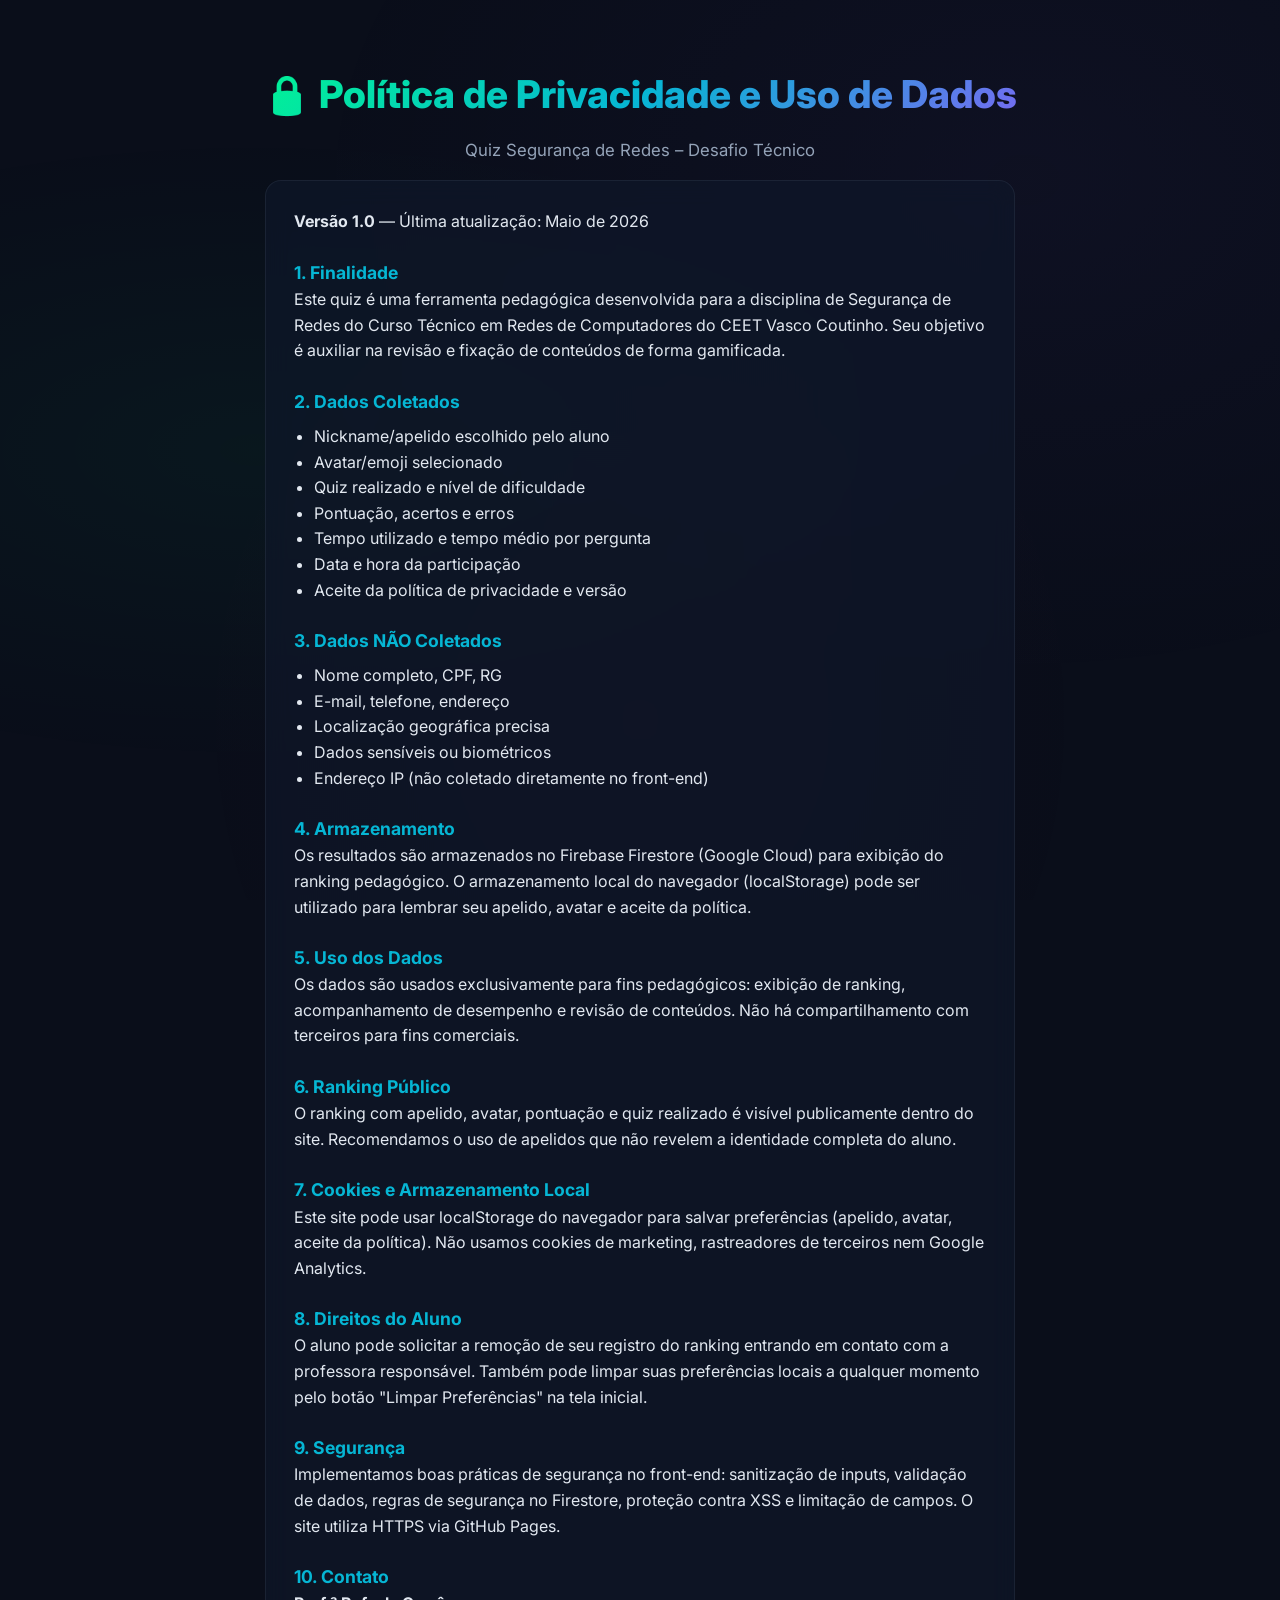
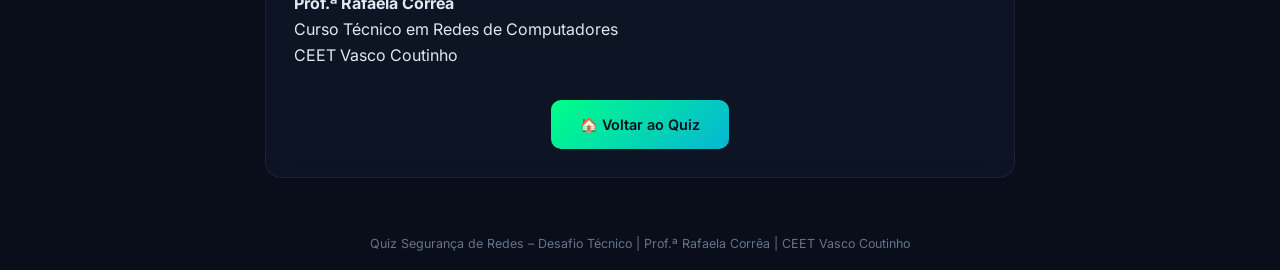
<file: privacidade.html>
<!DOCTYPE html>
<html lang="pt-BR">
<head>
    <meta charset="UTF-8">
    <meta name="viewport" content="width=device-width, initial-scale=1.0">
    <meta name="description" content="Política de Privacidade e Uso de Dados — Quiz Segurança de Redes — CEET Vasco Coutinho">
    <title>Política de Privacidade — Quiz Segurança de Redes</title>
    <link rel="stylesheet" href="style.css">
</head>
<body>
<div class="container">
    <div class="titulo-principal">
        <h1>🔒 Política de Privacidade e Uso de Dados</h1>
        <p class="subtitulo">Quiz Segurança de Redes – Desafio Técnico</p>
    </div>

    <div class="card" style="max-width:750px;margin:0 auto;">
        <p><strong>Versão 1.0</strong> — Última atualização: Maio de 2026</p>

        <h2 style="font-size:1.1rem;margin-top:1.5rem;color:var(--cyan-neon);">1. Finalidade</h2>
        <p>Este quiz é uma ferramenta pedagógica desenvolvida para a disciplina de Segurança de Redes do Curso Técnico em Redes de Computadores do CEET Vasco Coutinho. Seu objetivo é auxiliar na revisão e fixação de conteúdos de forma gamificada.</p>

        <h2 style="font-size:1.1rem;margin-top:1.5rem;color:var(--cyan-neon);">2. Dados Coletados</h2>
        <ul style="padding-left:1.25rem;margin:.5rem 0;">
            <li>Nickname/apelido escolhido pelo aluno</li>
            <li>Avatar/emoji selecionado</li>
            <li>Quiz realizado e nível de dificuldade</li>
            <li>Pontuação, acertos e erros</li>
            <li>Tempo utilizado e tempo médio por pergunta</li>
            <li>Data e hora da participação</li>
            <li>Aceite da política de privacidade e versão</li>
        </ul>

        <h2 style="font-size:1.1rem;margin-top:1.5rem;color:var(--cyan-neon);">3. Dados NÃO Coletados</h2>
        <ul style="padding-left:1.25rem;margin:.5rem 0;">
            <li>Nome completo, CPF, RG</li>
            <li>E-mail, telefone, endereço</li>
            <li>Localização geográfica precisa</li>
            <li>Dados sensíveis ou biométricos</li>
            <li>Endereço IP (não coletado diretamente no front-end)</li>
        </ul>

        <h2 style="font-size:1.1rem;margin-top:1.5rem;color:var(--cyan-neon);">4. Armazenamento</h2>
        <p>Os resultados são armazenados no Firebase Firestore (Google Cloud) para exibição do ranking pedagógico. O armazenamento local do navegador (localStorage) pode ser utilizado para lembrar seu apelido, avatar e aceite da política.</p>

        <h2 style="font-size:1.1rem;margin-top:1.5rem;color:var(--cyan-neon);">5. Uso dos Dados</h2>
        <p>Os dados são usados exclusivamente para fins pedagógicos: exibição de ranking, acompanhamento de desempenho e revisão de conteúdos. Não há compartilhamento com terceiros para fins comerciais.</p>

        <h2 style="font-size:1.1rem;margin-top:1.5rem;color:var(--cyan-neon);">6. Ranking Público</h2>
        <p>O ranking com apelido, avatar, pontuação e quiz realizado é visível publicamente dentro do site. Recomendamos o uso de apelidos que não revelem a identidade completa do aluno.</p>

        <h2 style="font-size:1.1rem;margin-top:1.5rem;color:var(--cyan-neon);">7. Cookies e Armazenamento Local</h2>
        <p>Este site pode usar localStorage do navegador para salvar preferências (apelido, avatar, aceite da política). Não usamos cookies de marketing, rastreadores de terceiros nem Google Analytics.</p>

        <h2 style="font-size:1.1rem;margin-top:1.5rem;color:var(--cyan-neon);">8. Direitos do Aluno</h2>
        <p>O aluno pode solicitar a remoção de seu registro do ranking entrando em contato com a professora responsável. Também pode limpar suas preferências locais a qualquer momento pelo botão "Limpar Preferências" na tela inicial.</p>

        <h2 style="font-size:1.1rem;margin-top:1.5rem;color:var(--cyan-neon);">9. Segurança</h2>
        <p>Implementamos boas práticas de segurança no front-end: sanitização de inputs, validação de dados, regras de segurança no Firestore, proteção contra XSS e limitação de campos. O site utiliza HTTPS via GitHub Pages.</p>

        <h2 style="font-size:1.1rem;margin-top:1.5rem;color:var(--cyan-neon);">10. Contato</h2>
        <p><strong>Prof.ª Rafaela Corrêa</strong><br>Curso Técnico em Redes de Computadores<br>CEET Vasco Coutinho</p>

        <div class="btn-group" style="margin-top:2rem;">
            <a href="index.html" class="btn btn-primary">🏠 Voltar ao Quiz</a>
        </div>
    </div>
</div>

<footer class="footer">
    <p>Quiz Segurança de Redes – Desafio Técnico | Prof.ª Rafaela Corrêa | CEET Vasco Coutinho</p>
</footer>
</body>
</html>
</file>
<file: style.css>
/* ========================================
   Quiz Segurança de Redes — Design System
   Tema: Cybersecurity / Dark Neon
   ======================================== */
@import url('https://fonts.googleapis.com/css2?family=Inter:wght@400;500;600;700;800&family=JetBrains+Mono:wght@400;700&display=swap');

:root {
  --bg-primary: #0a0e1a;
  --bg-secondary: #111827;
  --bg-card: rgba(17,24,39,.85);
  --text-primary: #e2e8f0;
  --text-secondary: #94a3b8;
  --text-muted: #64748b;
  --green-neon: #00ff88;
  --green-glow: rgba(0,255,136,.3);
  --yellow-neon: #ffbb00;
  --yellow-glow: rgba(255,187,0,.3);
  --red-neon: #ff3366;
  --red-glow: rgba(255,51,102,.3);
  --purple-neon: #8b5cf6;
  --purple-glow: rgba(139,92,246,.3);
  --cyan-neon: #06b6d4;
  --border-color: rgba(148,163,184,.15);
  --glass-bg: rgba(15,23,42,.7);
  --glass-border: rgba(148,163,184,.1);
  --radius: 16px;
  --radius-sm: 10px;
  --transition: .3s cubic-bezier(.4,0,.2,1);
}

*, *::before, *::after { box-sizing: border-box; margin: 0; padding: 0; }

html { scroll-behavior: smooth; }

body {
  font-family: 'Inter', system-ui, sans-serif;
  background: var(--bg-primary);
  color: var(--text-primary);
  min-height: 100vh;
  line-height: 1.6;
  overflow-x: hidden;
}

body::before {
  content: '';
  position: fixed; inset: 0;
  background:
    radial-gradient(ellipse at 20% 50%, rgba(0,255,136,.04) 0%, transparent 50%),
    radial-gradient(ellipse at 80% 20%, rgba(139,92,246,.04) 0%, transparent 50%),
    radial-gradient(ellipse at 50% 80%, rgba(255,51,102,.03) 0%, transparent 50%);
  pointer-events: none; z-index: 0;
}

/* ---- Container ---- */
.container { max-width: 960px; margin: 0 auto; padding: 1.5rem; position: relative; z-index: 1; }

/* ---- Screens ---- */
.tela { display: none; animation: fadeIn .5s ease; }
.tela.ativa { display: block; }

@keyframes fadeIn { from { opacity: 0; transform: translateY(18px); } to { opacity: 1; transform: translateY(0); } }

/* ---- Header / Title ---- */
.titulo-principal {
  text-align: center;
  padding: 2.5rem 0 1rem;
}
.titulo-principal h1 {
  font-size: clamp(1.6rem, 4vw, 2.4rem);
  font-weight: 800;
  background: linear-gradient(135deg, var(--green-neon), var(--cyan-neon), var(--purple-neon));
  -webkit-background-clip: text; -webkit-text-fill-color: transparent;
  background-clip: text;
}
.titulo-principal .subtitulo {
  color: var(--text-secondary);
  font-size: clamp(.85rem, 2vw, 1.05rem);
  max-width: 640px; margin: .75rem auto 0;
}

/* ---- Glass Card ---- */
.card {
  background: var(--glass-bg);
  border: 1px solid var(--glass-border);
  border-radius: var(--radius);
  padding: 1.75rem;
  backdrop-filter: blur(12px);
  transition: var(--transition);
}

/* ---- Form Section ---- */
.form-section { margin-bottom: 1.5rem; }
.form-section label {
  display: block;
  font-weight: 600; font-size: .9rem;
  margin-bottom: .5rem;
  color: var(--text-secondary);
}
.input-field {
  width: 100%;
  padding: .75rem 1rem;
  background: rgba(15,23,42,.6);
  border: 1px solid var(--border-color);
  border-radius: var(--radius-sm);
  color: var(--text-primary);
  font-family: 'JetBrains Mono', monospace;
  font-size: .95rem;
  transition: var(--transition);
  outline: none;
}
.input-field:focus {
  border-color: var(--cyan-neon);
  box-shadow: 0 0 0 3px rgba(6,182,212,.15);
}
.input-field::placeholder { color: var(--text-muted); }
.char-counter { font-size: .75rem; color: var(--text-muted); text-align: right; margin-top: .25rem; }

/* ---- Avatar Grid ---- */
.avatar-grid {
  display: grid;
  grid-template-columns: repeat(auto-fill, minmax(52px, 1fr));
  gap: .5rem;
  margin-top: .5rem;
}
.avatar-option {
  font-size: 1.8rem;
  padding: .5rem;
  background: rgba(15,23,42,.5);
  border: 2px solid var(--border-color);
  border-radius: var(--radius-sm);
  cursor: pointer;
  text-align: center;
  transition: var(--transition);
}
.avatar-option:hover { border-color: var(--cyan-neon); transform: scale(1.1); }
.avatar-option.selecionado {
  border-color: var(--green-neon);
  box-shadow: 0 0 12px var(--green-glow);
  background: rgba(0,255,136,.08);
}

/* ---- Privacy Checkbox ---- */
.privacy-check {
  display: flex; align-items: flex-start; gap: .75rem;
  margin: 1rem 0;
  padding: 1rem;
  background: rgba(15,23,42,.4);
  border-radius: var(--radius-sm);
  border: 1px solid var(--border-color);
}
.privacy-check input[type="checkbox"] {
  width: 20px; height: 20px; margin-top: 2px;
  accent-color: var(--green-neon);
  cursor: pointer; flex-shrink: 0;
}
.privacy-check label { font-size: .85rem; color: var(--text-secondary); cursor: pointer; }
.privacy-check a { color: var(--cyan-neon); text-decoration: underline; }

/* ---- Quiz Cards Grid ---- */
.quiz-cards { display: grid; grid-template-columns: repeat(auto-fit, minmax(270px, 1fr)); gap: 1.25rem; margin: 1.5rem 0; }

.quiz-card {
  background: var(--glass-bg);
  border: 1px solid var(--glass-border);
  border-radius: var(--radius);
  padding: 1.5rem;
  cursor: pointer;
  transition: var(--transition);
  position: relative;
  overflow: hidden;
}
.quiz-card::before {
  content: '';
  position: absolute; top: 0; left: 0; right: 0; height: 3px;
  transition: var(--transition);
}
.quiz-card:hover { transform: translateY(-4px); }

.quiz-card.fundamentos { --card-color: var(--green-neon); --card-glow: var(--green-glow); }
.quiz-card.fundamentos::before { background: var(--green-neon); }
.quiz-card.riscos { --card-color: var(--yellow-neon); --card-glow: var(--yellow-glow); }
.quiz-card.riscos::before { background: var(--yellow-neon); }
.quiz-card.cyber { --card-color: var(--red-neon); --card-glow: var(--red-glow); }
.quiz-card.cyber::before { background: linear-gradient(90deg, var(--red-neon), var(--purple-neon)); }

.quiz-card:hover { border-color: var(--card-color); box-shadow: 0 0 25px var(--card-glow); }
.quiz-card.selecionado { border-color: var(--card-color); box-shadow: 0 0 20px var(--card-glow); background: rgba(255,255,255,.03); }

.quiz-card .card-icon { font-size: 2.2rem; margin-bottom: .75rem; }
.quiz-card h3 { font-size: 1.05rem; font-weight: 700; color: var(--text-primary); margin-bottom: .4rem; }
.quiz-card .card-desc { font-size: .82rem; color: var(--text-secondary); line-height: 1.5; }
.quiz-card .card-meta { display: flex; gap: .75rem; margin-top: .75rem; flex-wrap: wrap; }
.quiz-card .meta-tag {
  font-size: .7rem; font-family: 'JetBrains Mono', monospace;
  padding: .25rem .6rem;
  background: rgba(255,255,255,.05);
  border-radius: 20px;
  color: var(--text-muted);
}

/* ---- Buttons ---- */
.btn {
  display: inline-flex; align-items: center; justify-content: center; gap: .5rem;
  padding: .8rem 1.8rem;
  border: none; border-radius: var(--radius-sm);
  font-family: 'Inter', sans-serif;
  font-weight: 600; font-size: .9rem;
  cursor: pointer;
  transition: var(--transition);
  text-decoration: none;
  position: relative; overflow: hidden;
}
.btn:disabled { opacity: .5; cursor: not-allowed; }
.btn-primary {
  background: linear-gradient(135deg, var(--green-neon), var(--cyan-neon));
  color: #0a0e1a;
}
.btn-primary:hover:not(:disabled) { box-shadow: 0 0 20px var(--green-glow); transform: translateY(-2px); }
.btn-secondary {
  background: transparent;
  border: 1px solid var(--border-color);
  color: var(--text-secondary);
}
.btn-secondary:hover { border-color: var(--cyan-neon); color: var(--text-primary); }
.btn-danger { background: rgba(255,51,102,.15); color: var(--red-neon); border: 1px solid rgba(255,51,102,.3); }
.btn-danger:hover { background: rgba(255,51,102,.25); }

.btn-group { display: flex; gap: .75rem; flex-wrap: wrap; margin-top: 1rem; justify-content: center; }

/* ---- Quiz Screen ---- */
.quiz-header {
  display: flex; align-items: center; justify-content: space-between;
  padding: 1rem 1.5rem;
  background: var(--glass-bg);
  border: 1px solid var(--glass-border);
  border-radius: var(--radius);
  margin-bottom: 1.25rem;
}
.quiz-header .quiz-title { font-size: 1rem; font-weight: 700; display: flex; align-items: center; gap: .5rem; }
.quiz-header .quiz-progress { font-family: 'JetBrains Mono', monospace; font-size: .85rem; color: var(--text-muted); }

/* Progress Bar */
.progress-container { margin-bottom: 1.25rem; }
.progress-bar-bg {
  width: 100%; height: 6px;
  background: rgba(148,163,184,.1);
  border-radius: 3px;
  overflow: hidden;
}
.progress-bar-fill {
  height: 100%;
  border-radius: 3px;
  transition: width .4s ease;
  background: var(--green-neon);
}
.progress-bar-fill.riscos { background: var(--yellow-neon); }
.progress-bar-fill.cyber { background: linear-gradient(90deg, var(--red-neon), var(--purple-neon)); }

/* Timer Bar */
.timer-container {
  display: flex; align-items: center; gap: 1rem;
  margin-bottom: 1.5rem;
  padding: .75rem 1rem;
  background: rgba(15,23,42,.5);
  border-radius: var(--radius-sm);
  border: 1px solid var(--border-color);
}
.timer-bar-bg {
  flex: 1; height: 8px;
  background: rgba(148,163,184,.1);
  border-radius: 4px;
  overflow: hidden;
}
.timer-bar-fill {
  height: 100%; width: 100%;
  border-radius: 4px;
  transition: width .25s linear, background .3s;
  background: var(--green-neon);
}
.timer-bar-fill.warning { background: var(--yellow-neon); }
.timer-bar-fill.danger { background: var(--red-neon); animation: pulse-timer 1s infinite; }

.timer-text {
  font-family: 'JetBrains Mono', monospace;
  font-size: 1.1rem; font-weight: 700;
  min-width: 55px; text-align: center;
}
.timer-text.danger { color: var(--red-neon); animation: pulse-timer 1s infinite; }

.timer-alert {
  display: none;
  text-align: center;
  font-size: .85rem; font-weight: 700;
  color: var(--red-neon);
  margin-top: -.75rem; margin-bottom: .75rem;
  animation: pulse-timer 1s infinite;
}
.timer-alert.visivel { display: block; }

@keyframes pulse-timer { 0%,100% { opacity: 1; } 50% { opacity: .4; } }

/* Question Card */
.pergunta-card {
  background: var(--glass-bg);
  border: 1px solid var(--glass-border);
  border-radius: var(--radius);
  padding: 2rem;
}
.pergunta-texto {
  font-size: clamp(1rem, 2.5vw, 1.15rem);
  font-weight: 600;
  line-height: 1.65;
  margin-bottom: 1.5rem;
  color: var(--text-primary);
}

/* Options */
.opcoes-lista { display: flex; flex-direction: column; gap: .65rem; }
.opcao-btn {
  width: 100%;
  padding: 1rem 1.25rem;
  background: rgba(15,23,42,.6);
  border: 1px solid var(--border-color);
  border-radius: var(--radius-sm);
  color: var(--text-primary);
  font-size: .92rem;
  text-align: left;
  cursor: pointer;
  transition: var(--transition);
  font-family: 'Inter', sans-serif;
  display: flex; align-items: center; gap: .75rem;
  line-height: 1.5;
}
.opcao-btn:hover:not(:disabled) {
  border-color: var(--cyan-neon);
  background: rgba(6,182,212,.06);
  transform: translateX(4px);
}
.opcao-btn .opcao-letra {
  width: 30px; height: 30px;
  display: flex; align-items: center; justify-content: center;
  font-family: 'JetBrains Mono', monospace;
  font-size: .8rem; font-weight: 700;
  background: rgba(148,163,184,.1);
  border-radius: 8px;
  flex-shrink: 0;
}
.opcao-btn:disabled { cursor: default; }
.opcao-btn.correta {
  border-color: var(--green-neon) !important;
  background: rgba(0,255,136,.1) !important;
  animation: acerto-glow .6s ease;
}
.opcao-btn.correta .opcao-letra { background: var(--green-neon); color: #0a0e1a; }
.opcao-btn.errada {
  border-color: var(--red-neon) !important;
  background: rgba(255,51,102,.1) !important;
  animation: shake .5s ease;
}
.opcao-btn.errada .opcao-letra { background: var(--red-neon); color: #fff; }

@keyframes acerto-glow { 0% { box-shadow: 0 0 0 transparent; } 50% { box-shadow: 0 0 25px var(--green-glow); } 100% { box-shadow: none; } }
@keyframes shake { 0%,100% { transform: translateX(0); } 25% { transform: translateX(-6px); } 75% { transform: translateX(6px); } }

/* Feedback */
.feedback-box {
  margin-top: 1.25rem;
  padding: 1.25rem;
  border-radius: var(--radius-sm);
  display: none;
  animation: fadeIn .4s ease;
}
.feedback-box.visivel { display: block; }
.feedback-box.acerto { background: rgba(0,255,136,.08); border: 1px solid rgba(0,255,136,.25); }
.feedback-box.erro { background: rgba(255,51,102,.08); border: 1px solid rgba(255,51,102,.25); }
.feedback-box.tempo { background: rgba(255,187,0,.08); border: 1px solid rgba(255,187,0,.25); }
.feedback-titulo { font-weight: 700; font-size: 1rem; margin-bottom: .5rem; display: flex; align-items: center; gap: .5rem; }
.feedback-box.acerto .feedback-titulo { color: var(--green-neon); }
.feedback-box.erro .feedback-titulo { color: var(--red-neon); }
.feedback-box.tempo .feedback-titulo { color: var(--yellow-neon); }
.feedback-explicacao { font-size: .88rem; color: var(--text-secondary); line-height: 1.6; }
.feedback-incentivo { font-size: .85rem; font-style: italic; color: var(--text-muted); margin-top: .5rem; }

/* Navigation Buttons (Previous / Next) */
.nav-perguntas {
  display: flex;
  justify-content: space-between;
  align-items: center;
  gap: 1rem;
  margin-top: 1.25rem;
  animation: fadeIn .3s ease;
}
.nav-perguntas .btn-nav {
  flex: 0 1 auto;
  min-width: 140px;
  padding: .8rem 1.5rem;
  border-radius: var(--radius-sm);
  font-size: .9rem;
  font-weight: 600;
  transition: var(--transition);
}
.nav-perguntas .btn-nav:hover:not(:disabled) {
  transform: translateY(-2px);
  box-shadow: 0 0 18px var(--green-glow);
}
.nav-perguntas .btn-nav:disabled {
  opacity: .3;
  cursor: not-allowed;
  box-shadow: none;
  transform: none;
}

/* ---- Result Screen ---- */
.resultado-header { text-align: center; padding: 2rem 0 1rem; }
.resultado-avatar { font-size: 3.5rem; margin-bottom: .5rem; }
.resultado-nickname { font-size: 1.4rem; font-weight: 700; }
.resultado-quiz-nome { color: var(--text-muted); font-size: .9rem; margin-top: .25rem; }

.resultado-medalha {
  text-align: center;
  font-size: 1.2rem; font-weight: 700;
  padding: 1rem;
  margin: 1rem 0;
  background: var(--glass-bg);
  border: 1px solid var(--glass-border);
  border-radius: var(--radius);
}
.resultado-medalha .medalha-icon { font-size: 2.5rem; display: block; margin-bottom: .5rem; }

.stats-grid {
  display: grid;
  grid-template-columns: repeat(auto-fit, minmax(140px, 1fr));
  gap: 1rem;
  margin: 1.5rem 0;
}
.stat-card {
  text-align: center;
  padding: 1.25rem;
  background: var(--glass-bg);
  border: 1px solid var(--glass-border);
  border-radius: var(--radius-sm);
}
.stat-valor { font-family: 'JetBrains Mono', monospace; font-size: 1.5rem; font-weight: 700; }
.stat-label { font-size: .75rem; color: var(--text-muted); margin-top: .25rem; }
.stat-card.acertos .stat-valor { color: var(--green-neon); }
.stat-card.erros .stat-valor { color: var(--red-neon); }
.stat-card.pontos .stat-valor { color: var(--cyan-neon); }
.stat-card.tempo .stat-valor { color: var(--yellow-neon); }

/* ---- Ranking ---- */
.ranking-filtros { display: flex; gap: .5rem; flex-wrap: wrap; margin-bottom: 1.25rem; justify-content: center; }
.filtro-btn {
  padding: .5rem 1rem;
  font-size: .8rem; font-weight: 600;
  border: 1px solid var(--border-color);
  border-radius: 20px;
  background: transparent;
  color: var(--text-secondary);
  cursor: pointer;
  transition: var(--transition);
  font-family: 'Inter', sans-serif;
}
.filtro-btn:hover { border-color: var(--cyan-neon); color: var(--text-primary); }
.filtro-btn.ativo { background: rgba(6,182,212,.15); border-color: var(--cyan-neon); color: var(--cyan-neon); }

.ranking-lista { display: flex; flex-direction: column; gap: .5rem; }
.ranking-item {
  display: grid;
  grid-template-columns: 45px 40px 1fr auto auto;
  align-items: center;
  gap: .75rem;
  padding: .85rem 1rem;
  background: var(--glass-bg);
  border: 1px solid var(--glass-border);
  border-radius: var(--radius-sm);
  transition: var(--transition);
}
.ranking-item:hover { border-color: var(--cyan-neon); }
.ranking-pos { font-family: 'JetBrains Mono', monospace; font-weight: 700; text-align: center; font-size: .95rem; }
.ranking-pos.ouro { color: #ffd700; }
.ranking-pos.prata { color: #c0c0c0; }
.ranking-pos.bronze { color: #cd7f32; }
.ranking-avatar { font-size: 1.5rem; text-align: center; }
.ranking-info { overflow: hidden; }
.ranking-nick { font-weight: 600; font-size: .9rem; white-space: nowrap; overflow: hidden; text-overflow: ellipsis; }
.ranking-quiz-tag { font-size: .7rem; font-family: 'JetBrains Mono', monospace; color: var(--text-muted); }
.ranking-score { font-family: 'JetBrains Mono', monospace; font-weight: 700; font-size: 1rem; color: var(--cyan-neon); text-align: right; }
.ranking-meta { font-size: .7rem; color: var(--text-muted); text-align: right; white-space: nowrap; }
.ranking-vazio { text-align: center; padding: 2rem; color: var(--text-muted); }
.ranking-loading { text-align: center; padding: 2rem; color: var(--text-muted); }
.ranking-erro { text-align: center; padding: 1rem; color: var(--red-neon); font-size: .85rem; }

/* ---- Cookie Banner ---- */
.cookie-banner {
  position: fixed; bottom: 0; left: 0; right: 0;
  background: rgba(15,23,42,.95);
  border-top: 1px solid var(--border-color);
  padding: 1rem 1.5rem;
  z-index: 1000;
  backdrop-filter: blur(12px);
  display: none;
  animation: slideUp .4s ease;
}
.cookie-banner.visivel { display: block; }
.cookie-content { max-width: 960px; margin: 0 auto; display: flex; align-items: center; gap: 1rem; flex-wrap: wrap; }
.cookie-text { flex: 1; font-size: .82rem; color: var(--text-secondary); min-width: 200px; }
.cookie-btns { display: flex; gap: .5rem; flex-wrap: wrap; }

@keyframes slideUp { from { transform: translateY(100%); } to { transform: translateY(0); } }

/* ---- Privacy Modal ---- */
.modal-overlay {
  display: none;
  position: fixed; inset: 0;
  background: rgba(0,0,0,.7);
  z-index: 2000;
  justify-content: center; align-items: center;
  padding: 1.5rem;
}
.modal-overlay.visivel { display: flex; }
.modal-content {
  background: var(--bg-secondary);
  border: 1px solid var(--border-color);
  border-radius: var(--radius);
  max-width: 700px; width: 100%;
  max-height: 80vh;
  overflow-y: auto;
  padding: 2rem;
  animation: fadeIn .3s ease;
}
.modal-content h2 { font-size: 1.3rem; margin-bottom: 1rem; color: var(--text-primary); }
.modal-content h3 { font-size: 1rem; margin-top: 1.25rem; margin-bottom: .5rem; color: var(--cyan-neon); }
.modal-content p, .modal-content li { font-size: .88rem; color: var(--text-secondary); line-height: 1.7; }
.modal-content ul { padding-left: 1.25rem; margin: .5rem 0; }
.modal-close { position: sticky; top: 0; float: right; background: none; border: none; color: var(--text-muted); font-size: 1.5rem; cursor: pointer; }

/* ---- Validation Messages ---- */
.msg-erro {
  background: rgba(255,51,102,.1);
  border: 1px solid rgba(255,51,102,.3);
  color: var(--red-neon);
  padding: .75rem 1rem;
  border-radius: var(--radius-sm);
  font-size: .85rem;
  margin-top: .75rem;
  display: none;
  animation: shake .4s ease;
}
.msg-erro.visivel { display: block; }

/* ---- Footer ---- */
.footer { text-align: center; padding: 2rem 0 1rem; color: var(--text-muted); font-size: .78rem; }
.footer a { color: var(--cyan-neon); text-decoration: none; }

/* ---- Responsive ---- */
@media (max-width: 768px) {
  .container { padding: 1rem; }
  .quiz-cards { grid-template-columns: 1fr; }
  .stats-grid { grid-template-columns: repeat(2, 1fr); }
  .ranking-item { grid-template-columns: 35px 35px 1fr auto; font-size: .85rem; }
  .ranking-meta { display: none; }
  .pergunta-card { padding: 1.25rem; }
  .quiz-header { flex-direction: column; gap: .5rem; text-align: center; }
  .btn { padding: .75rem 1.2rem; font-size: .85rem; width: 100%; }
  .btn-group { flex-direction: column; }
  .nav-perguntas .btn-nav { min-width: 110px; padding: .7rem 1rem; font-size: .82rem; flex: 1; width: auto; }
  .cookie-content { flex-direction: column; text-align: center; }
}

@media (max-width: 480px) {
  .titulo-principal h1 { font-size: 1.3rem; }
  .avatar-grid { grid-template-columns: repeat(auto-fill, minmax(44px, 1fr)); }
  .avatar-option { font-size: 1.4rem; padding: .35rem; }
  .stats-grid { grid-template-columns: 1fr 1fr; gap: .65rem; }
  .modal-content { padding: 1.25rem; }
}
</file>
